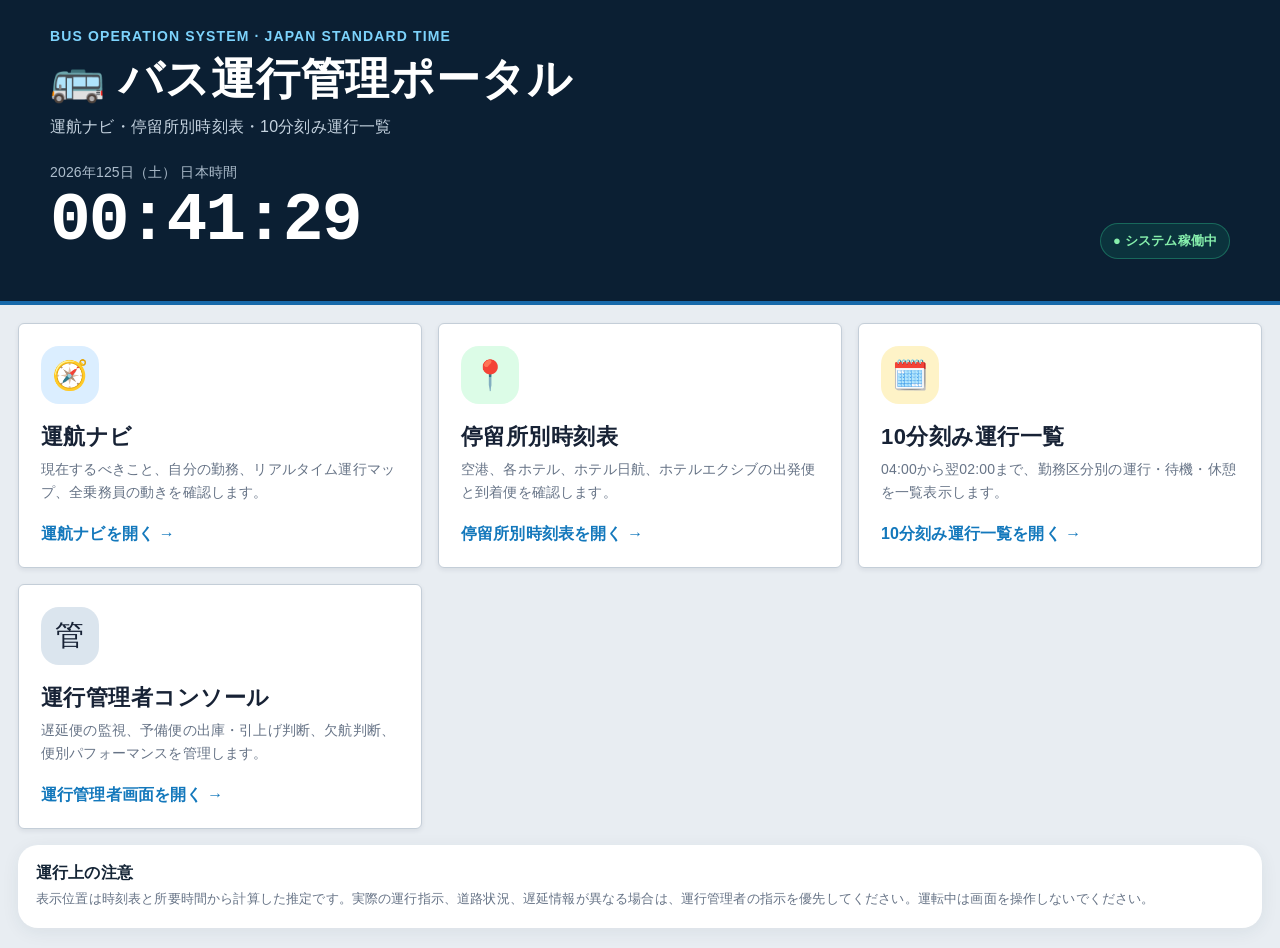
<file: index.html>
<!doctype html>
<html lang="ja">
<head>
  <meta charset="utf-8">
  <meta name="viewport" content="width=device-width, initial-scale=1">
  <title>バス運行管理ポータル</title>
  <style>
    *{box-sizing:border-box}
    body{margin:0;min-height:100vh;background:#eef3f8;color:#172235;font-family:system-ui,-apple-system,"Segoe UI",sans-serif}
    header{background:linear-gradient(135deg,#071526,#123e63);color:#fff;padding:28px 18px 42px;border-radius:0 0 32px 32px}
    .wrap{max-width:1180px;margin:auto}
    .brand{font-size:14px;font-weight:900;color:#7dd3fc;letter-spacing:.08em}
    h1{margin:6px 0 0;font-size:clamp(27px,5vw,44px)}
    .description{margin-top:8px;color:#c4d2df}
    .clockbox{display:flex;justify-content:space-between;align-items:end;gap:20px;margin-top:26px;flex-wrap:wrap}
    .date{font-size:14px;color:#adbdcc}
    .clock{font:900 clamp(38px,8vw,68px) ui-monospace,monospace;letter-spacing:-2px}
    .status{background:#10b98122;border:1px solid #34d39955;color:#86efac;padding:8px 12px;border-radius:20px;font-size:13px;font-weight:900}
    main{padding:0 16px 50px;margin-top:-18px}
    .grid{display:grid;grid-template-columns:repeat(3,1fr);gap:16px}
    .card{display:flex;flex-direction:column;background:#fff;border-radius:24px;padding:22px;text-decoration:none;color:#172235;box-shadow:0 8px 28px #1a33461a;min-height:245px;border:2px solid transparent;transition:.2s}
    .card:hover{transform:translateY(-3px);border-color:#60a5fa;box-shadow:0 12px 35px #1a33462b}
    .icon{width:58px;height:58px;border-radius:18px;display:grid;place-items:center;font-size:29px}
    .blue{background:#dbeeff}.green{background:#dcfce7}.amber{background:#fef3c7}
    .card h2{margin:18px 0 6px;font-size:22px}
    .card p{margin:0;color:#667386;line-height:1.65;font-size:14px}
    .open{margin-top:auto;padding-top:20px;color:#1378bc;font-weight:900}
    .info{background:#fff;border-radius:20px;padding:18px;margin-top:16px;box-shadow:0 4px 18px #1a334612}
    .info b{display:block;margin-bottom:5px}
    .info p{margin:0;color:#667386;font-size:13px;line-height:1.6}
    @media(max-width:850px){.grid{grid-template-columns:1fr}.card{min-height:205px}}
  </style>
  <link rel="stylesheet" href="operations-ui.css">
</head>
<body>
  <header>
    <div class="wrap">
      <div class="brand">BUS OPERATION SYSTEM · JAPAN STANDARD TIME</div>
      <h1>🚌 バス運行管理ポータル</h1>
      <div class="description">運航ナビ・停留所別時刻表・10分刻み運行一覧</div>
      <div class="clockbox">
        <div>
          <div class="date" id="date">日本標準時</div>
          <div class="clock" id="clock">00:00:00</div>
        </div>
        <div class="status">● システム稼働中</div>
      </div>
    </div>
  </header>

  <main class="wrap">
    <div class="grid">
      <a class="card" href="bus_driver_app_japan_final.html">
        <div class="icon blue">🧭</div>
        <h2>運航ナビ</h2>
        <p>現在するべきこと、自分の勤務、リアルタイム運行マップ、全乗務員の動きを確認します。</p>
        <div class="open">運航ナビを開く →</div>
      </a>

      <a class="card" href="bus_stop_timetable.html">
        <div class="icon green">📍</div>
        <h2>停留所別時刻表</h2>
        <p>空港、各ホテル、ホテル日航、ホテルエクシブの出発便と到着便を確認します。</p>
        <div class="open">停留所別時刻表を開く →</div>
      </a>

      <a class="card" href="operation_matrix.html">
        <div class="icon amber">🗓️</div>
        <h2>10分刻み運行一覧</h2>
        <p>04:00から翌02:00まで、勤務区分別の運行・待機・休憩を一覧表示します。</p>
        <div class="open">10分刻み運行一覧を開く →</div>
      </a>
    </div>

    <section class="info">
      <b>運行上の注意</b>
      <p>表示位置は時刻表と所要時間から計算した推定です。実際の運行指示、道路状況、遅延情報が異なる場合は、運行管理者の指示を優先してください。運転中は画面を操作しないでください。</p>
    </section>
  </main>

  <script>
    function renderJapanTime(){
      const parts = new Intl.DateTimeFormat('ja-JP', {
        timeZone: 'Asia/Tokyo',
        year: 'numeric', month: 'long', day: 'numeric', weekday: 'short',
        hour: '2-digit', minute: '2-digit', second: '2-digit', hourCycle: 'h23'
      }).formatToParts(new Date());
      const get = type => parts.find(x => x.type === type)?.value || '';
      document.getElementById('date').textContent = `${get('year')}年${get('month')}${get('day')}日（${get('weekday')}） 日本時間`;
      document.getElementById('clock').textContent = `${get('hour')}:${get('minute')}:${get('second')}`;
    }
    renderJapanTime();
    setInterval(renderJapanTime, 1000);
  </script>
  <script src="portal-admin-card.js"></script>
</body>
</html>
</file>
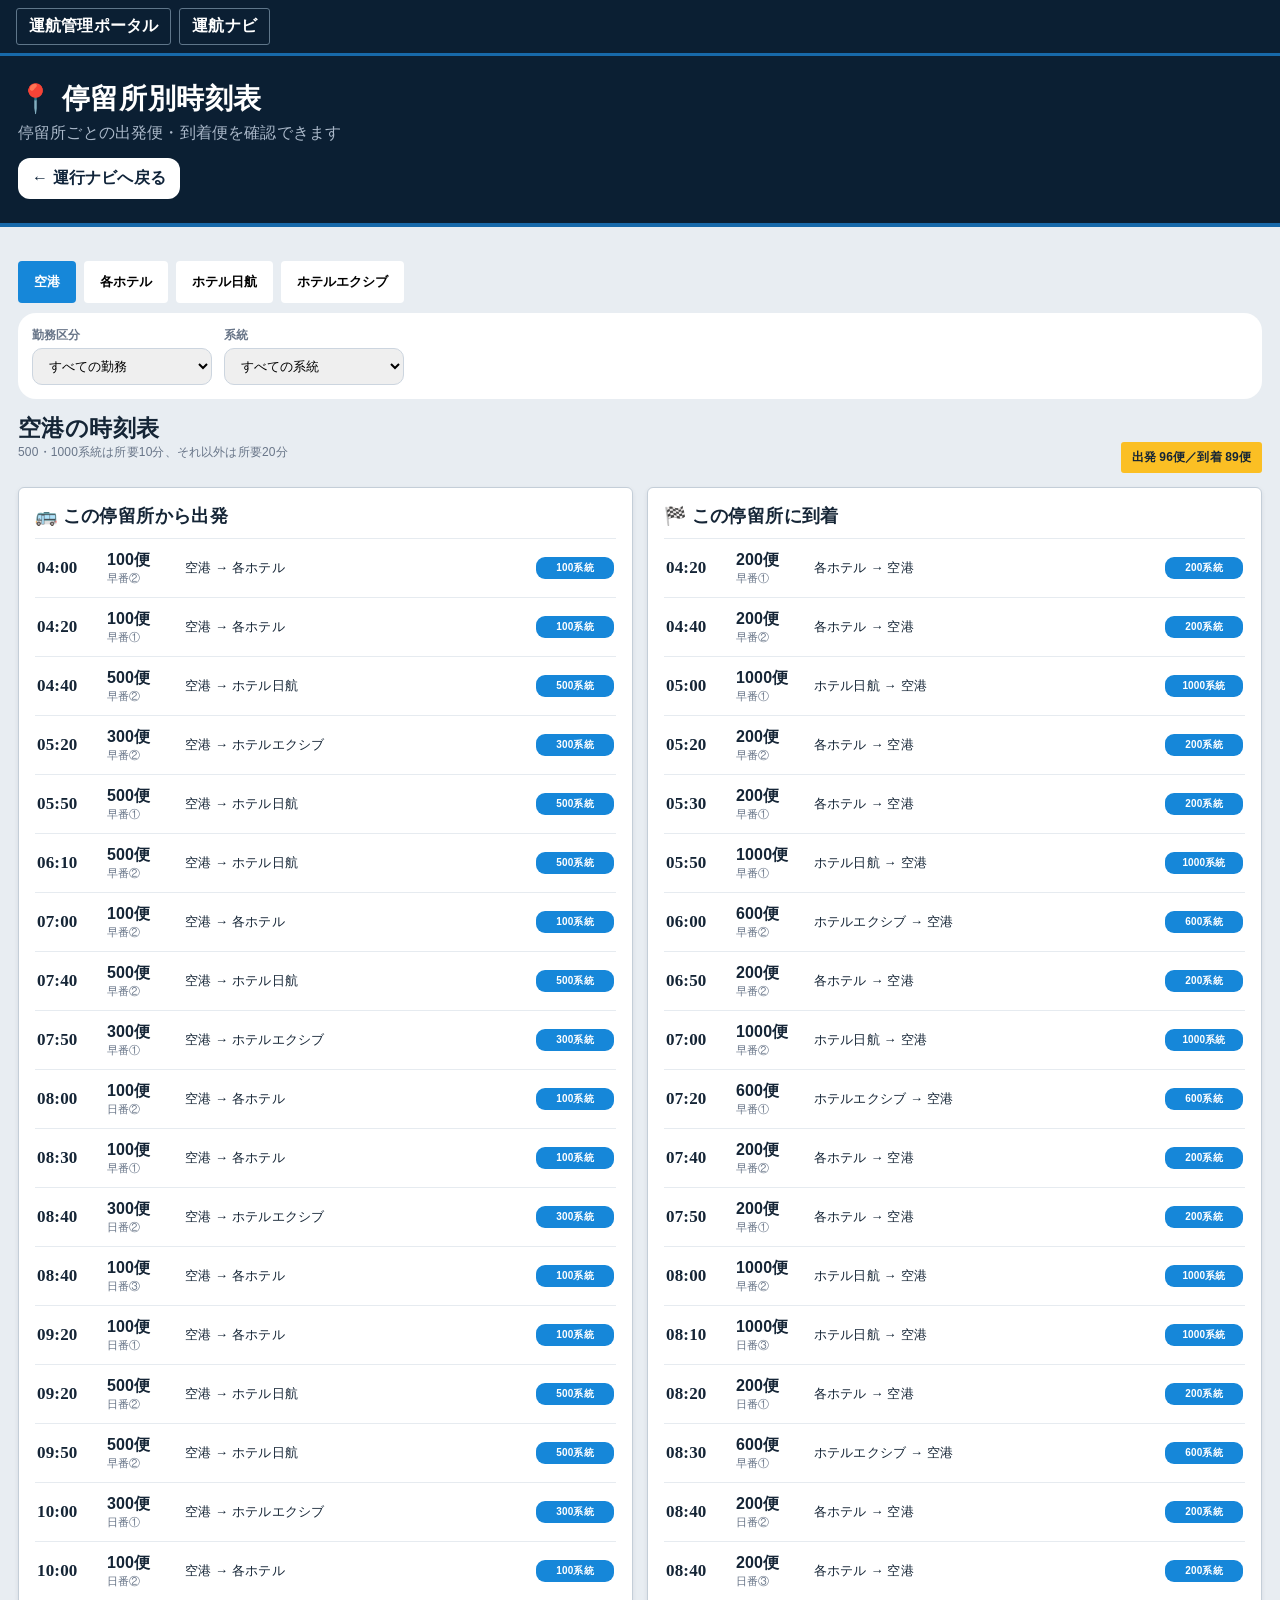
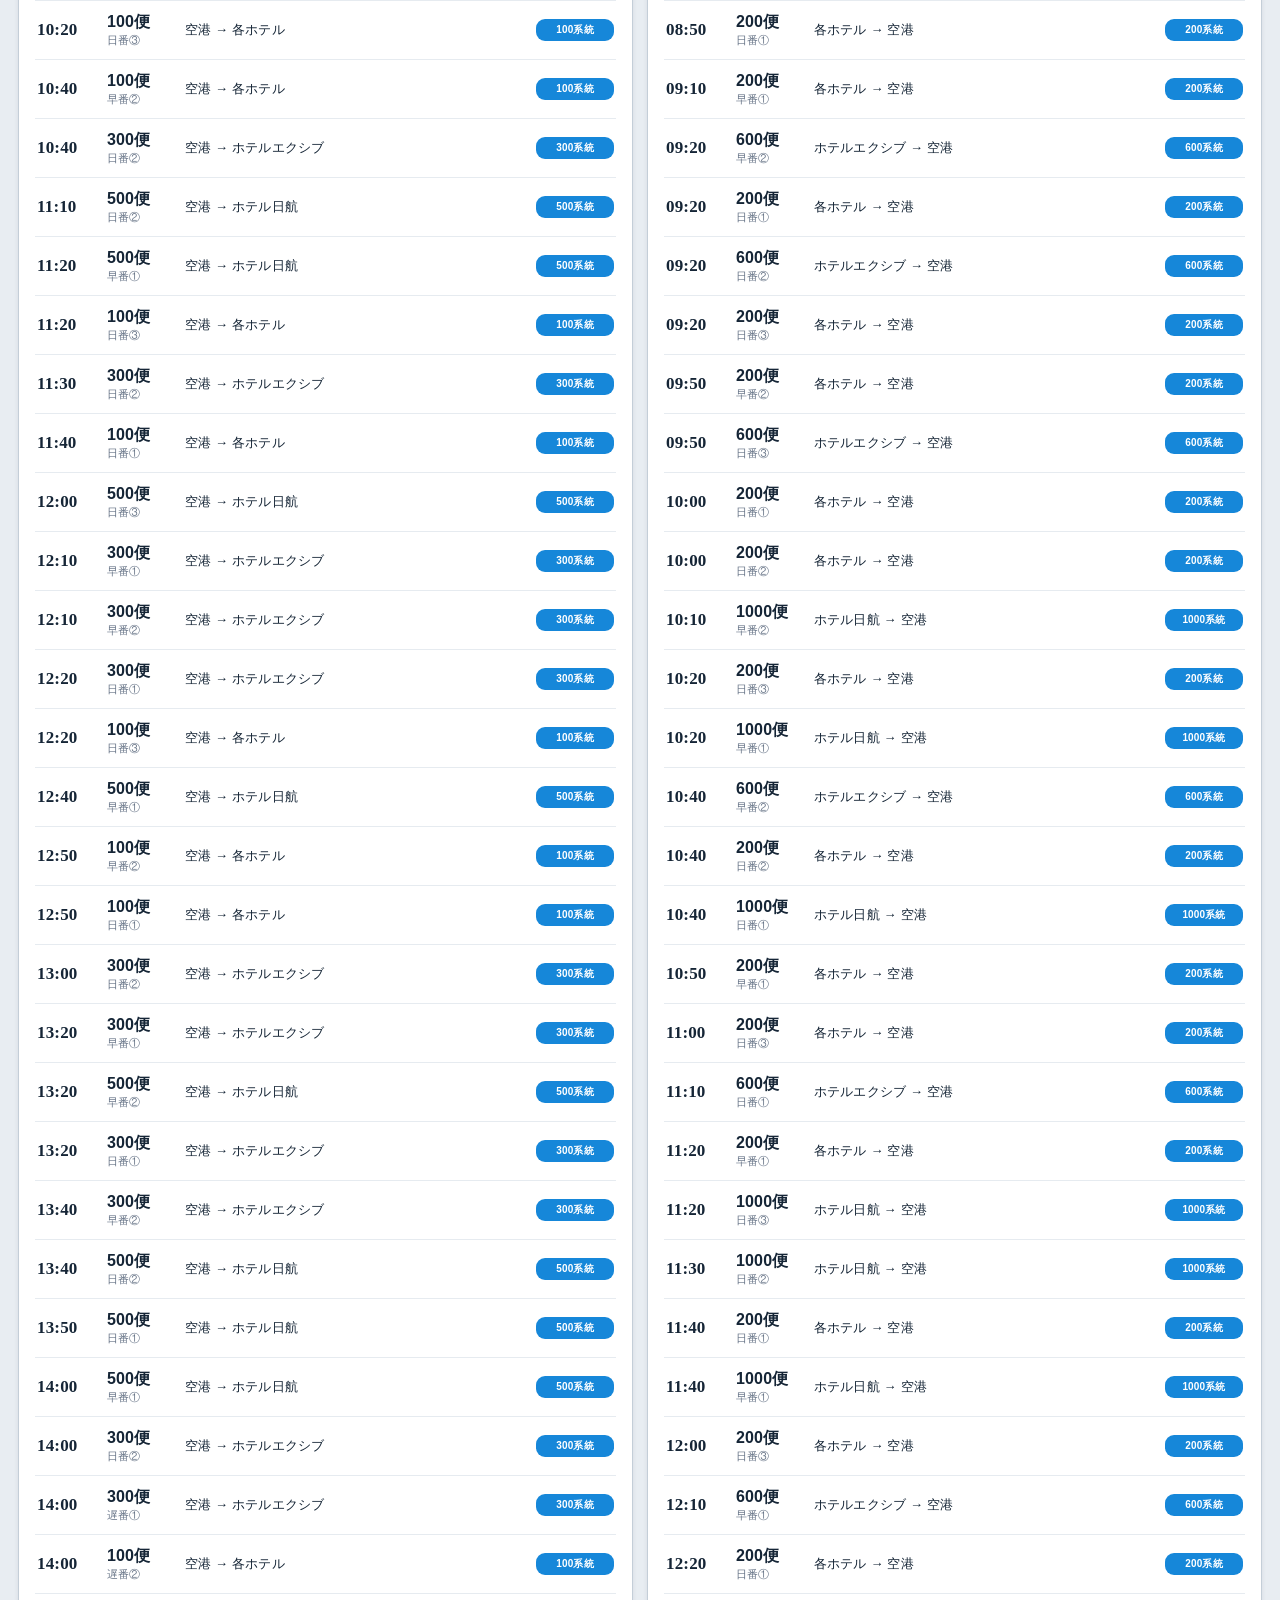
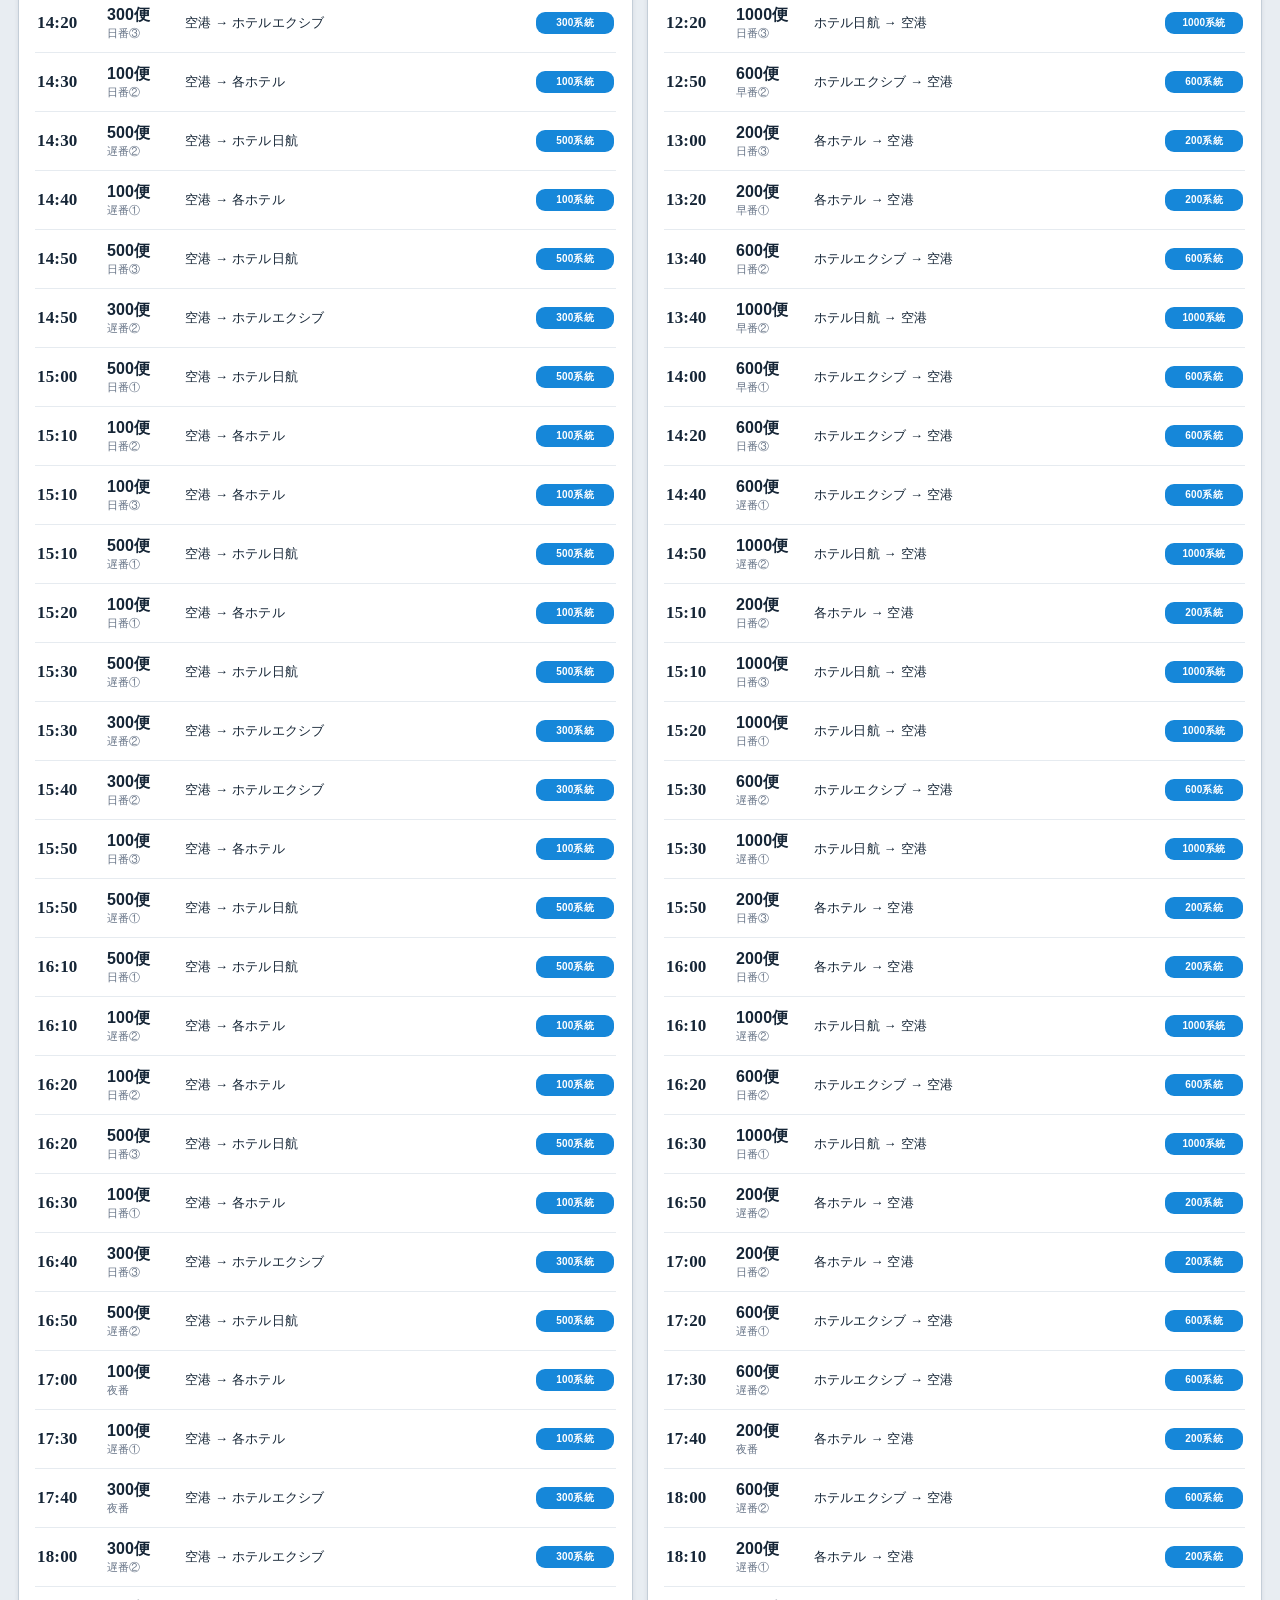
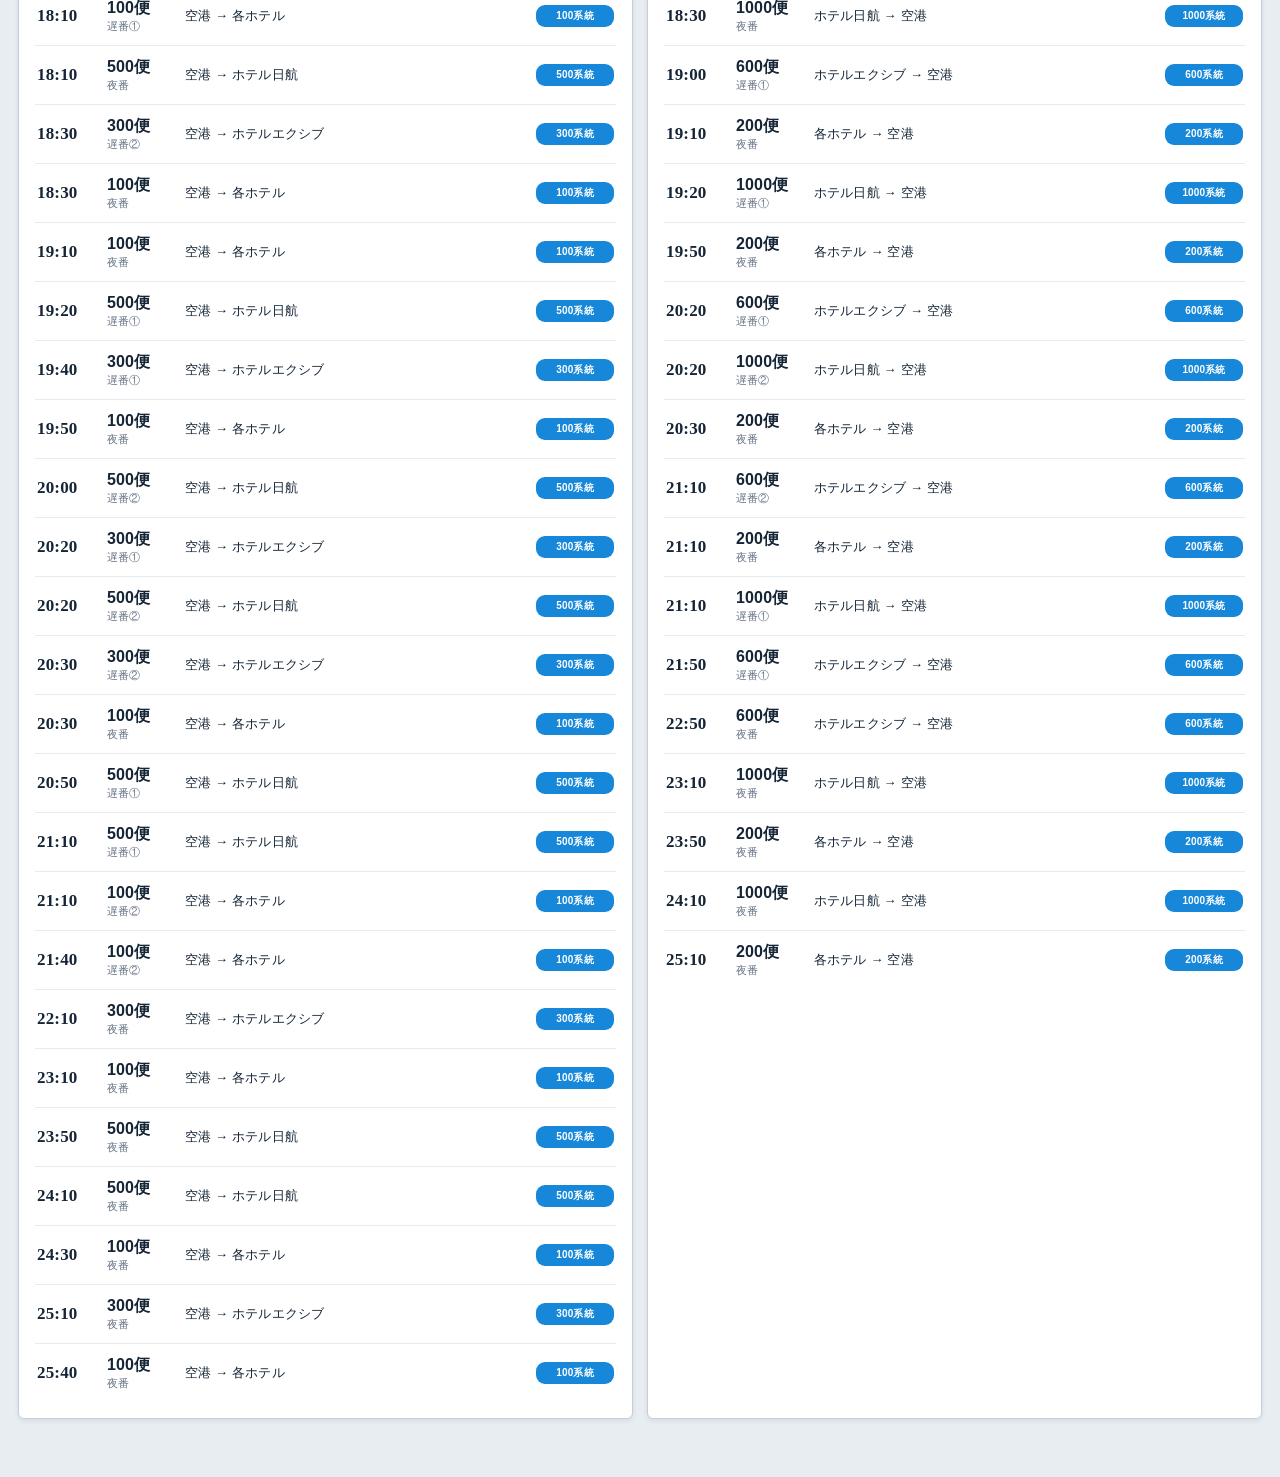
<file: bus_stop_timetable.html>
<!doctype html><html lang="ja"><head><meta charset="utf-8"><meta name="viewport" content="width=device-width,initial-scale=1"><title>停留所別時刻表</title><style>
*{box-sizing:border-box}body{margin:0;background:#eef2f7;color:#172033;font-family:system-ui,-apple-system,"Segoe UI",sans-serif}header{background:#071526;color:white;padding:24px 18px}.wrap{max-width:1380px;margin:auto}h1{margin:0;font-size:28px}.back{display:inline-flex;margin-top:14px;background:#fff;color:#10243a;text-decoration:none;font-weight:900;padding:10px 14px;border-radius:12px}.stops{display:flex;gap:8px;overflow:auto;padding:16px 0 10px}.stopBtn{border:0;background:white;padding:12px 16px;border-radius:14px;font-weight:900;white-space:nowrap;cursor:pointer}.stopBtn.active{background:#1687d9;color:white}.filters{background:white;border-radius:18px;padding:14px;display:flex;gap:12px;flex-wrap:wrap;margin-bottom:14px}label{font-size:12px;font-weight:800;color:#687588}select{display:block;margin-top:4px;padding:9px 12px;border:1px solid #ccd5df;border-radius:10px;min-width:180px}.titleRow{display:flex;justify-content:space-between;align-items:flex-end;gap:10px;margin:14px 0}.titleRow h2{margin:0;font-size:23px}.badge{background:#fbbf24;padding:7px 11px;border-radius:14px;font-size:12px;font-weight:900}.columns{display:grid;grid-template-columns:1fr 1fr;gap:14px;padding-bottom:40px}.panel{background:white;border-radius:20px;padding:16px;box-shadow:0 4px 16px #2342}.panel h3{margin:0 0 10px;font-size:18px}.row{display:grid;grid-template-columns:62px 70px 1fr 78px;gap:8px;align-items:center;padding:11px 2px;border-top:1px solid #e6ebf0}.time{font:900 17px ui-monospace}.no{font-weight:900}.duty{font-size:11px;color:#687588}.route{font-size:13px}.sys{font-size:10px;background:#1687d9;color:white;padding:4px 6px;border-radius:9px;font-weight:900;text-align:center}.empty{padding:24px;text-align:center;color:#687588}.note{font-size:12px;color:#687588;margin-bottom:12px}@media(max-width:760px){h1{font-size:23px}.columns{grid-template-columns:1fr}.row{grid-template-columns:55px 62px 1fr}.sys{display:none}}
</style>  <link rel="stylesheet" href="operations-ui.css">
</head><body>
<nav class="opsGlobalNav" aria-label="共通ナビゲーション" style="position:sticky;top:0;z-index:9000;background:#0b1f33;padding:8px 16px;display:flex;gap:8px;border-bottom:3px solid #1769aa"><a href="index.html" style="color:#fff;text-decoration:none;font-weight:800;padding:7px 12px;border:1px solid #5f768a;border-radius:3px">運航管理ポータル</a><a href="bus_driver_app_japan_final.html" style="color:#fff;text-decoration:none;font-weight:800;padding:7px 12px;border:1px solid #5f768a;border-radius:3px">運航ナビ</a></nav><header><div class="wrap"><h1>📍 停留所別時刻表</h1><div style="color:#aab8c9;margin-top:5px">停留所ごとの出発便・到着便を確認できます</div><a class="back" href="bus_driver_app_japan_final.html">← 運行ナビへ戻る</a></div></header><main class="wrap" style="padding:0 14px"><div class="stops" id="stops"></div><div class="filters"><label>勤務区分<select id="duty"></select></label><label>系統<select id="system"></select></label></div><div class="titleRow"><div><h2 id="stopTitle"></h2><div class="note">500・1000系統は所要10分、それ以外は所要20分</div></div><span class="badge" id="total"></span></div><div class="columns"><section class="panel"><h3>🚌 この停留所から出発</h3><div id="depart"></div></section><section class="panel"><h3>🏁 この停留所に到着</h3><div id="arrive"></div></section></div></main><script>
const trips=[{"time": "04:00", "duty": "早番①", "no": "200", "from": "各ホテル", "to": "空港"}, {"time": "04:00", "duty": "早番②", "no": "100", "from": "空港", "to": "各ホテル"}, {"time": "04:20", "duty": "早番①", "no": "100", "from": "空港", "to": "各ホテル"}, {"time": "04:20", "duty": "早番②", "no": "200", "from": "各ホテル", "to": "空港"}, {"time": "04:40", "duty": "早番②", "no": "500", "from": "空港", "to": "ホテル日航"}, {"time": "04:50", "duty": "早番①", "no": "1000", "from": "ホテル日航", "to": "空港"}, {"time": "05:00", "duty": "早番②", "no": "200", "from": "各ホテル", "to": "空港"}, {"time": "05:10", "duty": "早番①", "no": "200", "from": "各ホテル", "to": "空港"}, {"time": "05:20", "duty": "早番②", "no": "300", "from": "空港", "to": "ホテルエクシブ"}, {"time": "05:40", "duty": "早番①", "no": "1000", "from": "ホテル日航", "to": "空港"}, {"time": "05:40", "duty": "早番②", "no": "600", "from": "ホテルエクシブ", "to": "空港"}, {"time": "05:50", "duty": "早番①", "no": "500", "from": "空港", "to": "ホテル日航"}, {"time": "06:10", "duty": "早番②", "no": "500", "from": "空港", "to": "ホテル日航"}, {"time": "06:30", "duty": "早番②", "no": "200", "from": "各ホテル", "to": "空港"}, {"time": "06:50", "duty": "早番②", "no": "1000", "from": "ホテル日航", "to": "空港"}, {"time": "07:00", "duty": "早番①", "no": "600", "from": "ホテルエクシブ", "to": "空港"}, {"time": "07:00", "duty": "早番②", "no": "100", "from": "空港", "to": "各ホテル"}, {"time": "07:20", "duty": "早番②", "no": "200", "from": "各ホテル", "to": "空港"}, {"time": "07:30", "duty": "早番①", "no": "200", "from": "各ホテル", "to": "空港"}, {"time": "07:40", "duty": "早番②", "no": "500", "from": "空港", "to": "ホテル日航"}, {"time": "07:50", "duty": "早番①", "no": "300", "from": "空港", "to": "ホテルエクシブ"}, {"time": "07:50", "duty": "早番②", "no": "1000", "from": "ホテル日航", "to": "空港"}, {"time": "08:00", "duty": "日番①", "no": "200", "from": "各ホテル", "to": "空港"}, {"time": "08:00", "duty": "日番②", "no": "100", "from": "空港", "to": "各ホテル"}, {"time": "08:00", "duty": "日番③", "no": "1000", "from": "ホテル日航", "to": "空港"}, {"time": "08:10", "duty": "早番①", "no": "600", "from": "ホテルエクシブ", "to": "空港"}, {"time": "08:20", "duty": "日番②", "no": "200", "from": "各ホテル", "to": "空港"}, {"time": "08:20", "duty": "日番③", "no": "200", "from": "各ホテル", "to": "空港"}, {"time": "08:30", "duty": "早番①", "no": "100", "from": "空港", "to": "各ホテル"}, {"time": "08:30", "duty": "日番①", "no": "200", "from": "各ホテル", "to": "空港"}, {"time": "08:40", "duty": "日番②", "no": "300", "from": "空港", "to": "ホテルエクシブ"}, {"time": "08:40", "duty": "日番③", "no": "100", "from": "空港", "to": "各ホテル"}, {"time": "08:50", "duty": "早番①", "no": "200", "from": "各ホテル", "to": "空港"}, {"time": "09:00", "duty": "早番②", "no": "600", "from": "ホテルエクシブ", "to": "空港"}, {"time": "09:00", "duty": "日番①", "no": "200", "from": "各ホテル", "to": "空港"}, {"time": "09:00", "duty": "日番②", "no": "600", "from": "ホテルエクシブ", "to": "空港"}, {"time": "09:00", "duty": "日番③", "no": "200", "from": "各ホテル", "to": "空港"}, {"time": "09:20", "duty": "日番①", "no": "100", "from": "空港", "to": "各ホテル"}, {"time": "09:20", "duty": "日番②", "no": "500", "from": "空港", "to": "ホテル日航"}, {"time": "09:30", "duty": "早番②", "no": "200", "from": "各ホテル", "to": "空港"}, {"time": "09:30", "duty": "日番③", "no": "600", "from": "ホテルエクシブ", "to": "空港"}, {"time": "09:40", "duty": "日番①", "no": "200", "from": "各ホテル", "to": "空港"}, {"time": "09:40", "duty": "日番②", "no": "200", "from": "各ホテル", "to": "空港"}, {"time": "09:50", "duty": "早番②", "no": "500", "from": "空港", "to": "ホテル日航"}, {"time": "10:00", "duty": "早番②", "no": "1000", "from": "ホテル日航", "to": "空港"}, {"time": "10:00", "duty": "日番①", "no": "300", "from": "空港", "to": "ホテルエクシブ"}, {"time": "10:00", "duty": "日番②", "no": "100", "from": "空港", "to": "各ホテル"}, {"time": "10:00", "duty": "日番③", "no": "200", "from": "各ホテル", "to": "空港"}, {"time": "10:10", "duty": "早番①", "no": "1000", "from": "ホテル日航", "to": "空港"}, {"time": "10:20", "duty": "早番②", "no": "600", "from": "ホテルエクシブ", "to": "空港"}, {"time": "10:20", "duty": "日番②", "no": "200", "from": "各ホテル", "to": "空港"}, {"time": "10:20", "duty": "日番③", "no": "100", "from": "空港", "to": "各ホテル"}, {"time": "10:30", "duty": "早番①", "no": "200", "from": "各ホテル", "to": "空港"}, {"time": "10:30", "duty": "日番①", "no": "1000", "from": "ホテル日航", "to": "空港"}, {"time": "10:40", "duty": "早番②", "no": "100", "from": "空港", "to": "各ホテル"}, {"time": "10:40", "duty": "日番②", "no": "300", "from": "空港", "to": "ホテルエクシブ"}, {"time": "10:40", "duty": "日番③", "no": "200", "from": "各ホテル", "to": "空港"}, {"time": "10:50", "duty": "日番①", "no": "600", "from": "ホテルエクシブ", "to": "空港"}, {"time": "11:00", "duty": "早番①", "no": "200", "from": "各ホテル", "to": "空港"}, {"time": "11:10", "duty": "日番②", "no": "500", "from": "空港", "to": "ホテル日航"}, {"time": "11:10", "duty": "日番③", "no": "1000", "from": "ホテル日航", "to": "空港"}, {"time": "11:20", "duty": "早番①", "no": "500", "from": "空港", "to": "ホテル日航"}, {"time": "11:20", "duty": "日番①", "no": "200", "from": "各ホテル", "to": "空港"}, {"time": "11:20", "duty": "日番②", "no": "1000", "from": "ホテル日航", "to": "空港"}, {"time": "11:20", "duty": "日番③", "no": "100", "from": "空港", "to": "各ホテル"}, {"time": "11:30", "duty": "早番①", "no": "1000", "from": "ホテル日航", "to": "空港"}, {"time": "11:30", "duty": "日番②", "no": "300", "from": "空港", "to": "ホテルエクシブ"}, {"time": "11:40", "duty": "日番①", "no": "100", "from": "空港", "to": "各ホテル"}, {"time": "11:40", "duty": "日番③", "no": "200", "from": "各ホテル", "to": "空港"}, {"time": "11:50", "duty": "早番①", "no": "600", "from": "ホテルエクシブ", "to": "空港"}, {"time": "12:00", "duty": "日番①", "no": "200", "from": "各ホテル", "to": "空港"}, {"time": "12:00", "duty": "日番③", "no": "500", "from": "空港", "to": "ホテル日航"}, {"time": "12:10", "duty": "早番①", "no": "300", "from": "空港", "to": "ホテルエクシブ"}, {"time": "12:10", "duty": "早番②", "no": "300", "from": "空港", "to": "ホテルエクシブ"}, {"time": "12:10", "duty": "日番③", "no": "1000", "from": "ホテル日航", "to": "空港"}, {"time": "12:20", "duty": "日番①", "no": "300", "from": "空港", "to": "ホテルエクシブ"}, {"time": "12:20", "duty": "日番③", "no": "100", "from": "空港", "to": "各ホテル"}, {"time": "12:30", "duty": "早番②", "no": "600", "from": "ホテルエクシブ", "to": "空港"}, {"time": "12:40", "duty": "早番①", "no": "500", "from": "空港", "to": "ホテル日航"}, {"time": "12:40", "duty": "日番③", "no": "200", "from": "各ホテル", "to": "空港"}, {"time": "12:50", "duty": "早番②", "no": "100", "from": "空港", "to": "各ホテル"}, {"time": "12:50", "duty": "日番①", "no": "100", "from": "空港", "to": "各ホテル"}, {"time": "13:00", "duty": "早番①", "no": "200", "from": "各ホテル", "to": "空港"}, {"time": "13:00", "duty": "日番②", "no": "300", "from": "空港", "to": "ホテルエクシブ"}, {"time": "13:20", "duty": "早番①", "no": "300", "from": "空港", "to": "ホテルエクシブ"}, {"time": "13:20", "duty": "早番②", "no": "500", "from": "空港", "to": "ホテル日航"}, {"time": "13:20", "duty": "日番①", "no": "300", "from": "空港", "to": "ホテルエクシブ"}, {"time": "13:20", "duty": "日番②", "no": "600", "from": "ホテルエクシブ", "to": "空港"}, {"time": "13:30", "duty": "早番②", "no": "1000", "from": "ホテル日航", "to": "空港"}, {"time": "13:40", "duty": "早番①", "no": "600", "from": "ホテルエクシブ", "to": "空港"}, {"time": "13:40", "duty": "早番②", "no": "300", "from": "空港", "to": "ホテルエクシブ"}, {"time": "13:40", "duty": "日番②", "no": "500", "from": "空港", "to": "ホテル日航"}, {"time": "13:50", "duty": "日番①", "no": "500", "from": "空港", "to": "ホテル日航"}, {"time": "14:00", "duty": "早番①", "no": "500", "from": "空港", "to": "ホテル日航"}, {"time": "14:00", "duty": "日番②", "no": "300", "from": "空港", "to": "ホテルエクシブ"}, {"time": "14:00", "duty": "日番③", "no": "600", "from": "ホテルエクシブ", "to": "空港"}, {"time": "14:00", "duty": "遅番①", "no": "300", "from": "空港", "to": "ホテルエクシブ"}, {"time": "14:00", "duty": "遅番②", "no": "100", "from": "空港", "to": "各ホテル"}, {"time": "14:20", "duty": "日番③", "no": "300", "from": "空港", "to": "ホテルエクシブ"}, {"time": "14:20", "duty": "遅番①", "no": "600", "from": "ホテルエクシブ", "to": "空港"}, {"time": "14:30", "duty": "日番②", "no": "100", "from": "空港", "to": "各ホテル"}, {"time": "14:30", "duty": "遅番②", "no": "500", "from": "空港", "to": "ホテル日航"}, {"time": "14:40", "duty": "遅番①", "no": "100", "from": "空港", "to": "各ホテル"}, {"time": "14:40", "duty": "遅番②", "no": "1000", "from": "ホテル日航", "to": "空港"}, {"time": "14:50", "duty": "日番②", "no": "200", "from": "各ホテル", "to": "空港"}, {"time": "14:50", "duty": "日番③", "no": "500", "from": "空港", "to": "ホテル日航"}, {"time": "14:50", "duty": "遅番②", "no": "300", "from": "空港", "to": "ホテルエクシブ"}, {"time": "15:00", "duty": "日番①", "no": "500", "from": "空港", "to": "ホテル日航"}, {"time": "15:00", "duty": "日番③", "no": "1000", "from": "ホテル日航", "to": "空港"}, {"time": "15:10", "duty": "日番①", "no": "1000", "from": "ホテル日航", "to": "空港"}, {"time": "15:10", "duty": "日番②", "no": "100", "from": "空港", "to": "各ホテル"}, {"time": "15:10", "duty": "日番③", "no": "100", "from": "空港", "to": "各ホテル"}, {"time": "15:10", "duty": "遅番①", "no": "500", "from": "空港", "to": "ホテル日航"}, {"time": "15:10", "duty": "遅番②", "no": "600", "from": "ホテルエクシブ", "to": "空港"}, {"time": "15:20", "duty": "日番①", "no": "100", "from": "空港", "to": "各ホテル"}, {"time": "15:20", "duty": "遅番①", "no": "1000", "from": "ホテル日航", "to": "空港"}, {"time": "15:30", "duty": "日番③", "no": "200", "from": "各ホテル", "to": "空港"}, {"time": "15:30", "duty": "遅番①", "no": "500", "from": "空港", "to": "ホテル日航"}, {"time": "15:30", "duty": "遅番②", "no": "300", "from": "空港", "to": "ホテルエクシブ"}, {"time": "15:40", "duty": "日番①", "no": "200", "from": "各ホテル", "to": "空港"}, {"time": "15:40", "duty": "日番②", "no": "300", "from": "空港", "to": "ホテルエクシブ"}, {"time": "15:50", "duty": "日番③", "no": "100", "from": "空港", "to": "各ホテル"}, {"time": "15:50", "duty": "遅番①", "no": "500", "from": "空港", "to": "ホテル日航"}, {"time": "16:00", "duty": "日番②", "no": "600", "from": "ホテルエクシブ", "to": "空港"}, {"time": "16:00", "duty": "遅番②", "no": "1000", "from": "ホテル日航", "to": "空港"}, {"time": "16:10", "duty": "日番①", "no": "500", "from": "空港", "to": "ホテル日航"}, {"time": "16:10", "duty": "遅番②", "no": "100", "from": "空港", "to": "各ホテル"}, {"time": "16:20", "duty": "日番①", "no": "1000", "from": "ホテル日航", "to": "空港"}, {"time": "16:20", "duty": "日番②", "no": "100", "from": "空港", "to": "各ホテル"}, {"time": "16:20", "duty": "日番③", "no": "500", "from": "空港", "to": "ホテル日航"}, {"time": "16:30", "duty": "日番①", "no": "100", "from": "空港", "to": "各ホテル"}, {"time": "16:30", "duty": "遅番②", "no": "200", "from": "各ホテル", "to": "空港"}, {"time": "16:40", "duty": "日番②", "no": "200", "from": "各ホテル", "to": "空港"}, {"time": "16:40", "duty": "日番③", "no": "300", "from": "空港", "to": "ホテルエクシブ"}, {"time": "16:50", "duty": "遅番②", "no": "500", "from": "空港", "to": "ホテル日航"}, {"time": "17:00", "duty": "遅番①", "no": "600", "from": "ホテルエクシブ", "to": "空港"}, {"time": "17:00", "duty": "夜番", "no": "100", "from": "空港", "to": "各ホテル"}, {"time": "17:10", "duty": "遅番②", "no": "600", "from": "ホテルエクシブ", "to": "空港"}, {"time": "17:20", "duty": "夜番", "no": "200", "from": "各ホテル", "to": "空港"}, {"time": "17:30", "duty": "遅番①", "no": "100", "from": "空港", "to": "各ホテル"}, {"time": "17:40", "duty": "遅番②", "no": "600", "from": "ホテルエクシブ", "to": "空港"}, {"time": "17:40", "duty": "夜番", "no": "300", "from": "空港", "to": "ホテルエクシブ"}, {"time": "17:50", "duty": "遅番①", "no": "200", "from": "各ホテル", "to": "空港"}, {"time": "18:00", "duty": "遅番②", "no": "300", "from": "空港", "to": "ホテルエクシブ"}, {"time": "18:10", "duty": "遅番①", "no": "100", "from": "空港", "to": "各ホテル"}, {"time": "18:10", "duty": "夜番", "no": "500", "from": "空港", "to": "ホテル日航"}, {"time": "18:20", "duty": "夜番", "no": "1000", "from": "ホテル日航", "to": "空港"}, {"time": "18:30", "duty": "遅番②", "no": "300", "from": "空港", "to": "ホテルエクシブ"}, {"time": "18:30", "duty": "夜番", "no": "100", "from": "空港", "to": "各ホテル"}, {"time": "18:40", "duty": "遅番①", "no": "600", "from": "ホテルエクシブ", "to": "空港"}, {"time": "18:50", "duty": "夜番", "no": "200", "from": "各ホテル", "to": "空港"}, {"time": "19:10", "duty": "遅番①", "no": "1000", "from": "ホテル日航", "to": "空港"}, {"time": "19:10", "duty": "夜番", "no": "100", "from": "空港", "to": "各ホテル"}, {"time": "19:20", "duty": "遅番①", "no": "500", "from": "空港", "to": "ホテル日航"}, {"time": "19:30", "duty": "夜番", "no": "200", "from": "各ホテル", "to": "空港"}, {"time": "19:40", "duty": "遅番①", "no": "300", "from": "空港", "to": "ホテルエクシブ"}, {"time": "19:50", "duty": "夜番", "no": "100", "from": "空港", "to": "各ホテル"}, {"time": "20:00", "duty": "遅番①", "no": "600", "from": "ホテルエクシブ", "to": "空港"}, {"time": "20:00", "duty": "遅番②", "no": "500", "from": "空港", "to": "ホテル日航"}, {"time": "20:10", "duty": "遅番②", "no": "1000", "from": "ホテル日航", "to": "空港"}, {"time": "20:10", "duty": "夜番", "no": "200", "from": "各ホテル", "to": "空港"}, {"time": "20:20", "duty": "遅番①", "no": "300", "from": "空港", "to": "ホテルエクシブ"}, {"time": "20:20", "duty": "遅番②", "no": "500", "from": "空港", "to": "ホテル日航"}, {"time": "20:30", "duty": "遅番②", "no": "300", "from": "空港", "to": "ホテルエクシブ"}, {"time": "20:30", "duty": "夜番", "no": "100", "from": "空港", "to": "各ホテル"}, {"time": "20:50", "duty": "遅番①", "no": "500", "from": "空港", "to": "ホテル日航"}, {"time": "20:50", "duty": "遅番②", "no": "600", "from": "ホテルエクシブ", "to": "空港"}, {"time": "20:50", "duty": "夜番", "no": "200", "from": "各ホテル", "to": "空港"}, {"time": "21:00", "duty": "遅番①", "no": "1000", "from": "ホテル日航", "to": "空港"}, {"time": "21:10", "duty": "遅番①", "no": "500", "from": "空港", "to": "ホテル日航"}, {"time": "21:10", "duty": "遅番②", "no": "100", "from": "空港", "to": "各ホテル"}, {"time": "21:30", "duty": "遅番①", "no": "600", "from": "ホテルエクシブ", "to": "空港"}, {"time": "21:40", "duty": "遅番②", "no": "100", "from": "空港", "to": "各ホテル"}, {"time": "22:10", "duty": "夜番", "no": "300", "from": "空港", "to": "ホテルエクシブ"}, {"time": "22:30", "duty": "夜番", "no": "600", "from": "ホテルエクシブ", "to": "空港"}, {"time": "23:00", "duty": "夜番", "no": "1000", "from": "ホテル日航", "to": "空港"}, {"time": "23:10", "duty": "夜番", "no": "100", "from": "空港", "to": "各ホテル"}, {"time": "23:30", "duty": "夜番", "no": "200", "from": "各ホテル", "to": "空港"}, {"time": "23:50", "duty": "夜番", "no": "500", "from": "空港", "to": "ホテル日航"}, {"time": "24:00", "duty": "夜番", "no": "1000", "from": "ホテル日航", "to": "空港"}, {"time": "24:10", "duty": "夜番", "no": "500", "from": "空港", "to": "ホテル日航"}, {"time": "24:30", "duty": "夜番", "no": "100", "from": "空港", "to": "各ホテル"}, {"time": "24:50", "duty": "夜番", "no": "200", "from": "各ホテル", "to": "空港"}, {"time": "25:10", "duty": "夜番", "no": "300", "from": "空港", "to": "ホテルエクシブ"}, {"time": "25:40", "duty": "夜番", "no": "100", "from": "空港", "to": "各ホテル"}],duties=["早番①", "早番②", "日番①", "日番②", "日番③", "遅番①", "遅番②", "夜番", "予備"];const stops=['空港','各ホテル','ホテル日航','ホテルエクシブ'];const systems=[100,200,300,500,600,1000];const $=x=>document.getElementById(x);let selected='空港';function min(t){const [h,m]=t.split(':').map(Number);return h*60+m}function group(no){const n=Number(no);if(n>=1000&&n<1100)return 1000;if(n>=600&&n<700)return 600;if(n>=500&&n<600)return 500;if(n>=300&&n<400)return 300;if(n>=200&&n<300)return 200;return 100}function dur(no){const g=group(no);return g===500||g===1000?10:20}function clock(m){return String(Math.floor(m/60)).padStart(2,'0')+':'+String(m%60).padStart(2,'0')}function esc(s){return String(s).replace(/[&<>"']/g,c=>({'&':'&amp;','<':'&lt;','>':'&gt;','"':'&quot;',"'":'&#39;'}[c]))}function rows(list,isArrival){return list.length?list.map(x=>{const show=isArrival?clock(min(x.time)+dur(x.no)):x.time;return `<div class="row"><div class="time">${show}</div><div><div class="no">${esc(x.no)}便</div><div class="duty">${esc(x.duty)}</div></div><div class="route">${esc(x.from)} → ${esc(x.to)}</div><div class="sys">${group(x.no)}系統</div></div>`}).join(''):'<div class="empty">該当する便はありません</div>'}function render(){const d=$('duty').value,g=$('system').value;const ok=x=>(!d||x.duty===d)&&(!g||group(x.no)===Number(g));const dep=trips.filter(x=>x.from===selected&&ok(x)).sort((a,b)=>min(a.time)-min(b.time));const arr=trips.filter(x=>x.to===selected&&ok(x)).sort((a,b)=>(min(a.time)+dur(a.no))-(min(b.time)+dur(b.no)));$('stops').innerHTML=stops.map(x=>`<button class="stopBtn ${x===selected?'active':''}" data-stop="${esc(x)}">${esc(x)}</button>`).join('');document.querySelectorAll('.stopBtn').forEach(b=>b.onclick=()=>{selected=b.dataset.stop;render()});$('stopTitle').textContent=selected+'の時刻表';$('total').textContent='出発 '+dep.length+'便／到着 '+arr.length+'便';$('depart').innerHTML=rows(dep,false);$('arrive').innerHTML=rows(arr,true)}$('duty').innerHTML='<option value="">すべての勤務</option>'+duties.map(x=>`<option>${esc(x)}</option>`).join('');$('system').innerHTML='<option value="">すべての系統</option>'+systems.map(x=>`<option value="${x}">${x}系統</option>`).join('');$('duty').onchange=render;$('system').onchange=render;render();
</script></body></html>
</file>
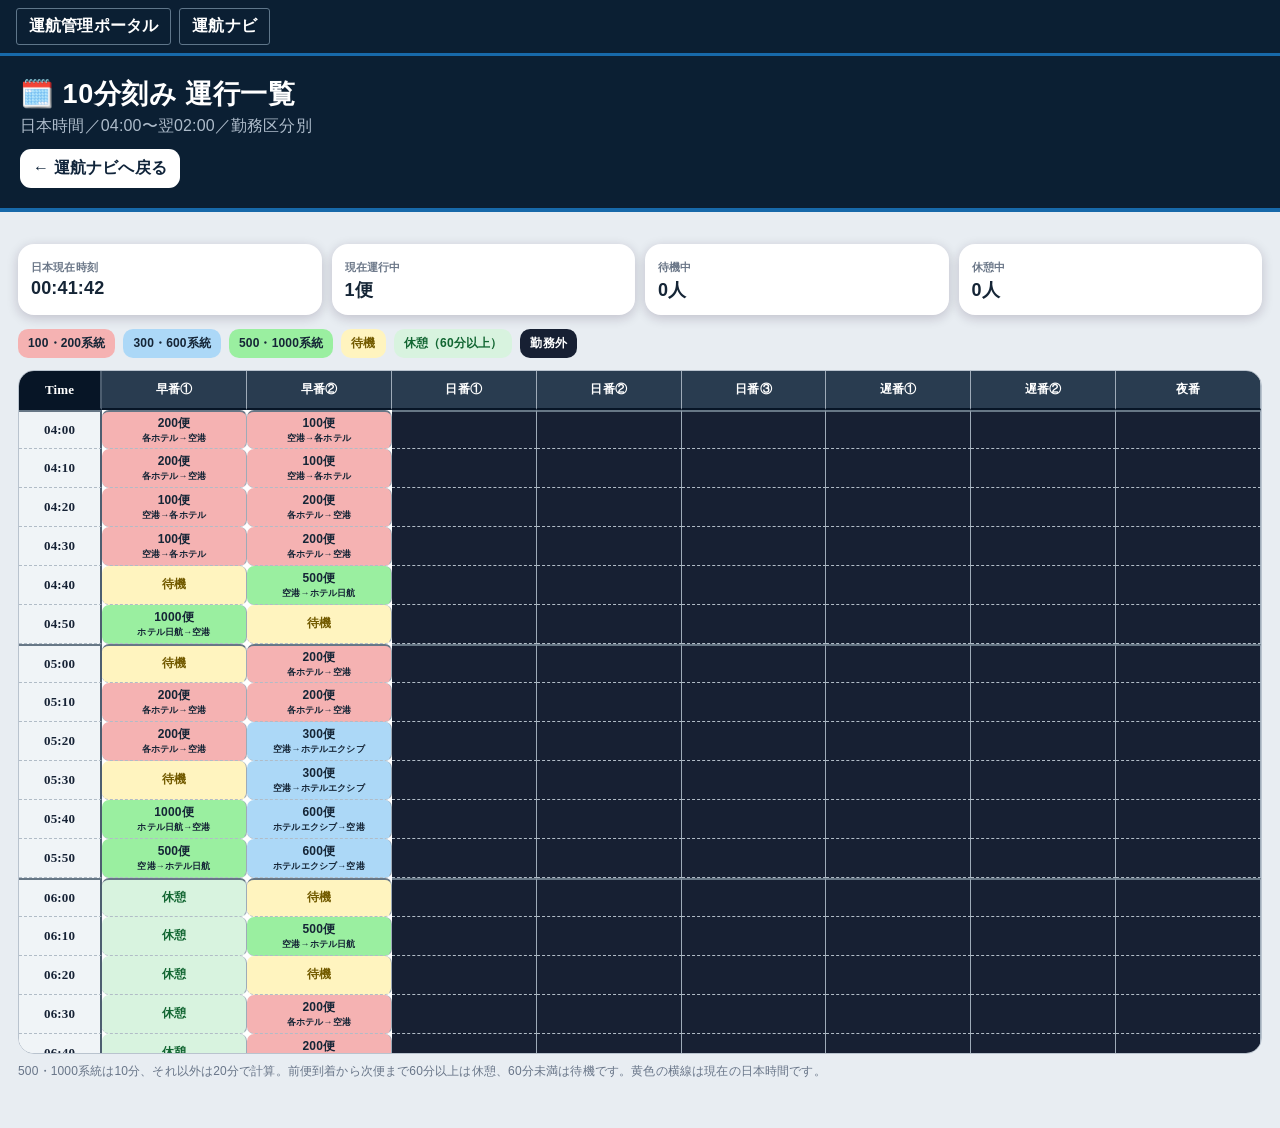
<file: operation_matrix.html>
<!doctype html><html lang="ja"><head><meta charset="utf-8"><meta name="viewport" content="width=device-width,initial-scale=1"><title>10分刻み 運行一覧</title><style>
*{box-sizing:border-box}body{margin:0;background:#edf2f7;color:#162235;font-family:system-ui,-apple-system,"Segoe UI",sans-serif}header{background:#071526;color:#fff;padding:20px}.wrap{max-width:1550px;margin:auto}h1{margin:0;font-size:27px}.sub{color:#adbbca;margin-top:4px}.nav{display:inline-flex;margin-top:12px;background:#fff;color:#10243a;text-decoration:none;font-weight:900;padding:9px 13px;border-radius:11px}.status{display:grid;grid-template-columns:repeat(4,1fr);gap:10px;margin:14px 0}.box{background:#fff;border-radius:16px;padding:13px;box-shadow:0 3px 12px #2133}.box span{font-size:11px;color:#6b7788;font-weight:800}.box b{display:block;font-size:18px;margin-top:3px}.legend{display:flex;gap:8px;flex-wrap:wrap;margin:12px 0;font-size:12px;font-weight:900}.legend span{padding:6px 10px;border-radius:10px}.wrapTable{overflow:auto;max-height:76vh;background:#fff;border:1px solid #b9c3ce;border-radius:16px}.matrix{border-collapse:separate;border-spacing:0;width:100%;min-width:1230px;font-size:12px}.matrix th,.matrix td{height:39px;padding:3px 5px;text-align:center;border-right:1px solid #9eabb8;border-bottom:1px dashed #b1bcc7}.matrix thead th{position:sticky;top:0;z-index:4;background:#293c50;color:#fff;border-bottom:2px solid #071526}.time{position:sticky;left:0;z-index:3;min-width:78px;background:#f0f4f7!important;color:#162235!important;font:900 13px ui-monospace;border-right:2px solid #4d5e70!important}.matrix thead .time{z-index:7;background:#071526!important;color:#fff!important}.duty{min-width:136px}.hour th,.hour td{border-top:2px solid #677786}.cell{font-weight:900;line-height:1.15;border-radius:7px}.cell small{display:block;font-size:9px;margin-top:2px}.s100,.s200{background:#f5b2b2}.s300,.s600{background:#acd8f7}.s500,.s1000{background:#9aefa0}.wait{background:#fff4bf;color:#735b00}.rest{background:#d8f3df;color:#126632}.off{background:#172033}.current .time{background:#ffdb62!important}.current td{box-shadow:inset 0 2px #f59e0b,inset 0 -2px #f59e0b}.selected{outline:3px solid #ef4444;outline-offset:-3px}.note{font-size:12px;color:#687588;margin:9px 0 30px}@media(max-width:700px){h1{font-size:22px}.status{grid-template-columns:1fr 1fr}.wrapTable{max-height:72vh}.duty{min-width:120px}}
</style>  <link rel="stylesheet" href="operations-ui.css">
</head><body>
<nav class="opsGlobalNav" aria-label="共通ナビゲーション" style="position:sticky;top:0;z-index:9000;background:#0b1f33;padding:8px 16px;display:flex;gap:8px;border-bottom:3px solid #1769aa"><a href="index.html" style="color:#fff;text-decoration:none;font-weight:800;padding:7px 12px;border:1px solid #5f768a;border-radius:3px">運航管理ポータル</a><a href="bus_driver_app_japan_final.html" style="color:#fff;text-decoration:none;font-weight:800;padding:7px 12px;border:1px solid #5f768a;border-radius:3px">運航ナビ</a></nav><header><div class="wrap"><h1>🗓️ 10分刻み 運行一覧</h1><div class="sub">日本時間／04:00〜翌02:00／勤務区分別</div><a class="nav" href="index.html">← 運航ナビへ戻る</a></div></header><main class="wrap" style="padding:0 12px"><div class="status"><div class="box"><span>日本現在時刻</span><b id="clock">--:--:--</b></div><div class="box"><span>現在運行中</span><b id="running">0便</b></div><div class="box"><span>待機中</span><b id="waiting">0人</b></div><div class="box"><span>休憩中</span><b id="resting">0人</b></div></div><div class="legend"><span class="s100">100・200系統</span><span class="s300">300・600系統</span><span class="s500">500・1000系統</span><span class="wait">待機</span><span class="rest">休憩（60分以上）</span><span class="off" style="color:white">勤務外</span></div><div class="wrapTable"><table class="matrix"><thead><tr><th class="time">Time</th><th class="duty">早番①</th><th class="duty">早番②</th><th class="duty">日番①</th><th class="duty">日番②</th><th class="duty">日番③</th><th class="duty">遅番①</th><th class="duty">遅番②</th><th class="duty">夜番</th></tr></thead><tbody id="body"></tbody></table></div><div class="note">500・1000系統は10分、それ以外は20分で計算。前便到着から次便まで60分以上は休憩、60分未満は待機です。黄色の横線は現在の日本時間です。</div></main><script>
const trips=[{"time": "04:00", "duty": "早番①", "no": "200", "from": "各ホテル", "to": "空港"}, {"time": "04:00", "duty": "早番②", "no": "100", "from": "空港", "to": "各ホテル"}, {"time": "04:20", "duty": "早番①", "no": "100", "from": "空港", "to": "各ホテル"}, {"time": "04:20", "duty": "早番②", "no": "200", "from": "各ホテル", "to": "空港"}, {"time": "04:40", "duty": "早番②", "no": "500", "from": "空港", "to": "ホテル日航"}, {"time": "04:50", "duty": "早番①", "no": "1000", "from": "ホテル日航", "to": "空港"}, {"time": "05:00", "duty": "早番②", "no": "200", "from": "各ホテル", "to": "空港"}, {"time": "05:10", "duty": "早番①", "no": "200", "from": "各ホテル", "to": "空港"}, {"time": "05:20", "duty": "早番②", "no": "300", "from": "空港", "to": "ホテルエクシブ"}, {"time": "05:40", "duty": "早番①", "no": "1000", "from": "ホテル日航", "to": "空港"}, {"time": "05:40", "duty": "早番②", "no": "600", "from": "ホテルエクシブ", "to": "空港"}, {"time": "05:50", "duty": "早番①", "no": "500", "from": "空港", "to": "ホテル日航"}, {"time": "06:10", "duty": "早番②", "no": "500", "from": "空港", "to": "ホテル日航"}, {"time": "06:30", "duty": "早番②", "no": "200", "from": "各ホテル", "to": "空港"}, {"time": "06:50", "duty": "早番②", "no": "1000", "from": "ホテル日航", "to": "空港"}, {"time": "07:00", "duty": "早番①", "no": "600", "from": "ホテルエクシブ", "to": "空港"}, {"time": "07:00", "duty": "早番②", "no": "100", "from": "空港", "to": "各ホテル"}, {"time": "07:20", "duty": "早番②", "no": "200", "from": "各ホテル", "to": "空港"}, {"time": "07:30", "duty": "早番①", "no": "200", "from": "各ホテル", "to": "空港"}, {"time": "07:40", "duty": "早番②", "no": "500", "from": "空港", "to": "ホテル日航"}, {"time": "07:50", "duty": "早番①", "no": "300", "from": "空港", "to": "ホテルエクシブ"}, {"time": "07:50", "duty": "早番②", "no": "1000", "from": "ホテル日航", "to": "空港"}, {"time": "08:00", "duty": "日番①", "no": "200", "from": "各ホテル", "to": "空港"}, {"time": "08:00", "duty": "日番②", "no": "100", "from": "空港", "to": "各ホテル"}, {"time": "08:00", "duty": "日番③", "no": "1000", "from": "ホテル日航", "to": "空港"}, {"time": "08:10", "duty": "早番①", "no": "600", "from": "ホテルエクシブ", "to": "空港"}, {"time": "08:20", "duty": "日番②", "no": "200", "from": "各ホテル", "to": "空港"}, {"time": "08:20", "duty": "日番③", "no": "200", "from": "各ホテル", "to": "空港"}, {"time": "08:30", "duty": "早番①", "no": "100", "from": "空港", "to": "各ホテル"}, {"time": "08:30", "duty": "日番①", "no": "200", "from": "各ホテル", "to": "空港"}, {"time": "08:40", "duty": "日番②", "no": "300", "from": "空港", "to": "ホテルエクシブ"}, {"time": "08:40", "duty": "日番③", "no": "100", "from": "空港", "to": "各ホテル"}, {"time": "08:50", "duty": "早番①", "no": "200", "from": "各ホテル", "to": "空港"}, {"time": "09:00", "duty": "早番②", "no": "600", "from": "ホテルエクシブ", "to": "空港"}, {"time": "09:00", "duty": "日番①", "no": "200", "from": "各ホテル", "to": "空港"}, {"time": "09:00", "duty": "日番②", "no": "600", "from": "ホテルエクシブ", "to": "空港"}, {"time": "09:00", "duty": "日番③", "no": "200", "from": "各ホテル", "to": "空港"}, {"time": "09:20", "duty": "日番①", "no": "100", "from": "空港", "to": "各ホテル"}, {"time": "09:20", "duty": "日番②", "no": "500", "from": "空港", "to": "ホテル日航"}, {"time": "09:30", "duty": "早番②", "no": "200", "from": "各ホテル", "to": "空港"}, {"time": "09:30", "duty": "日番③", "no": "600", "from": "ホテルエクシブ", "to": "空港"}, {"time": "09:40", "duty": "日番①", "no": "200", "from": "各ホテル", "to": "空港"}, {"time": "09:40", "duty": "日番②", "no": "200", "from": "各ホテル", "to": "空港"}, {"time": "09:50", "duty": "早番②", "no": "500", "from": "空港", "to": "ホテル日航"}, {"time": "10:00", "duty": "早番②", "no": "1000", "from": "ホテル日航", "to": "空港"}, {"time": "10:00", "duty": "日番①", "no": "300", "from": "空港", "to": "ホテルエクシブ"}, {"time": "10:00", "duty": "日番②", "no": "100", "from": "空港", "to": "各ホテル"}, {"time": "10:00", "duty": "日番③", "no": "200", "from": "各ホテル", "to": "空港"}, {"time": "10:10", "duty": "早番①", "no": "1000", "from": "ホテル日航", "to": "空港"}, {"time": "10:20", "duty": "早番②", "no": "600", "from": "ホテルエクシブ", "to": "空港"}, {"time": "10:20", "duty": "日番②", "no": "200", "from": "各ホテル", "to": "空港"}, {"time": "10:20", "duty": "日番③", "no": "100", "from": "空港", "to": "各ホテル"}, {"time": "10:30", "duty": "早番①", "no": "200", "from": "各ホテル", "to": "空港"}, {"time": "10:30", "duty": "日番①", "no": "1000", "from": "ホテル日航", "to": "空港"}, {"time": "10:40", "duty": "早番②", "no": "100", "from": "空港", "to": "各ホテル"}, {"time": "10:40", "duty": "日番②", "no": "300", "from": "空港", "to": "ホテルエクシブ"}, {"time": "10:40", "duty": "日番③", "no": "200", "from": "各ホテル", "to": "空港"}, {"time": "10:50", "duty": "日番①", "no": "600", "from": "ホテルエクシブ", "to": "空港"}, {"time": "11:00", "duty": "早番①", "no": "200", "from": "各ホテル", "to": "空港"}, {"time": "11:10", "duty": "日番②", "no": "500", "from": "空港", "to": "ホテル日航"}, {"time": "11:10", "duty": "日番③", "no": "1000", "from": "ホテル日航", "to": "空港"}, {"time": "11:20", "duty": "早番①", "no": "500", "from": "空港", "to": "ホテル日航"}, {"time": "11:20", "duty": "日番①", "no": "200", "from": "各ホテル", "to": "空港"}, {"time": "11:20", "duty": "日番②", "no": "1000", "from": "ホテル日航", "to": "空港"}, {"time": "11:20", "duty": "日番③", "no": "100", "from": "空港", "to": "各ホテル"}, {"time": "11:30", "duty": "早番①", "no": "1000", "from": "ホテル日航", "to": "空港"}, {"time": "11:30", "duty": "日番②", "no": "300", "from": "空港", "to": "ホテルエクシブ"}, {"time": "11:40", "duty": "日番①", "no": "100", "from": "空港", "to": "各ホテル"}, {"time": "11:40", "duty": "日番③", "no": "200", "from": "各ホテル", "to": "空港"}, {"time": "11:50", "duty": "早番①", "no": "600", "from": "ホテルエクシブ", "to": "空港"}, {"time": "12:00", "duty": "日番①", "no": "200", "from": "各ホテル", "to": "空港"}, {"time": "12:00", "duty": "日番③", "no": "500", "from": "空港", "to": "ホテル日航"}, {"time": "12:10", "duty": "早番①", "no": "300", "from": "空港", "to": "ホテルエクシブ"}, {"time": "12:10", "duty": "早番②", "no": "300", "from": "空港", "to": "ホテルエクシブ"}, {"time": "12:10", "duty": "日番③", "no": "1000", "from": "ホテル日航", "to": "空港"}, {"time": "12:20", "duty": "日番①", "no": "300", "from": "空港", "to": "ホテルエクシブ"}, {"time": "12:20", "duty": "日番③", "no": "100", "from": "空港", "to": "各ホテル"}, {"time": "12:30", "duty": "早番②", "no": "600", "from": "ホテルエクシブ", "to": "空港"}, {"time": "12:40", "duty": "早番①", "no": "500", "from": "空港", "to": "ホテル日航"}, {"time": "12:40", "duty": "日番③", "no": "200", "from": "各ホテル", "to": "空港"}, {"time": "12:50", "duty": "早番②", "no": "100", "from": "空港", "to": "各ホテル"}, {"time": "12:50", "duty": "日番①", "no": "100", "from": "空港", "to": "各ホテル"}, {"time": "13:00", "duty": "早番①", "no": "200", "from": "各ホテル", "to": "空港"}, {"time": "13:00", "duty": "日番②", "no": "300", "from": "空港", "to": "ホテルエクシブ"}, {"time": "13:20", "duty": "早番①", "no": "300", "from": "空港", "to": "ホテルエクシブ"}, {"time": "13:20", "duty": "早番②", "no": "500", "from": "空港", "to": "ホテル日航"}, {"time": "13:20", "duty": "日番①", "no": "300", "from": "空港", "to": "ホテルエクシブ"}, {"time": "13:20", "duty": "日番②", "no": "600", "from": "ホテルエクシブ", "to": "空港"}, {"time": "13:30", "duty": "早番②", "no": "1000", "from": "ホテル日航", "to": "空港"}, {"time": "13:40", "duty": "早番①", "no": "600", "from": "ホテルエクシブ", "to": "空港"}, {"time": "13:40", "duty": "早番②", "no": "300", "from": "空港", "to": "ホテルエクシブ"}, {"time": "13:40", "duty": "日番②", "no": "500", "from": "空港", "to": "ホテル日航"}, {"time": "13:50", "duty": "日番①", "no": "500", "from": "空港", "to": "ホテル日航"}, {"time": "14:00", "duty": "早番①", "no": "500", "from": "空港", "to": "ホテル日航"}, {"time": "14:00", "duty": "日番②", "no": "300", "from": "空港", "to": "ホテルエクシブ"}, {"time": "14:00", "duty": "日番③", "no": "600", "from": "ホテルエクシブ", "to": "空港"}, {"time": "14:00", "duty": "遅番①", "no": "300", "from": "空港", "to": "ホテルエクシブ"}, {"time": "14:00", "duty": "遅番②", "no": "100", "from": "空港", "to": "各ホテル"}, {"time": "14:20", "duty": "日番③", "no": "300", "from": "空港", "to": "ホテルエクシブ"}, {"time": "14:20", "duty": "遅番①", "no": "600", "from": "ホテルエクシブ", "to": "空港"}, {"time": "14:30", "duty": "日番②", "no": "100", "from": "空港", "to": "各ホテル"}, {"time": "14:30", "duty": "遅番②", "no": "500", "from": "空港", "to": "ホテル日航"}, {"time": "14:40", "duty": "遅番①", "no": "100", "from": "空港", "to": "各ホテル"}, {"time": "14:40", "duty": "遅番②", "no": "1000", "from": "ホテル日航", "to": "空港"}, {"time": "14:50", "duty": "日番②", "no": "200", "from": "各ホテル", "to": "空港"}, {"time": "14:50", "duty": "日番③", "no": "500", "from": "空港", "to": "ホテル日航"}, {"time": "14:50", "duty": "遅番②", "no": "300", "from": "空港", "to": "ホテルエクシブ"}, {"time": "15:00", "duty": "日番①", "no": "500", "from": "空港", "to": "ホテル日航"}, {"time": "15:00", "duty": "日番③", "no": "1000", "from": "ホテル日航", "to": "空港"}, {"time": "15:10", "duty": "日番①", "no": "1000", "from": "ホテル日航", "to": "空港"}, {"time": "15:10", "duty": "日番②", "no": "100", "from": "空港", "to": "各ホテル"}, {"time": "15:10", "duty": "日番③", "no": "100", "from": "空港", "to": "各ホテル"}, {"time": "15:10", "duty": "遅番①", "no": "500", "from": "空港", "to": "ホテル日航"}, {"time": "15:10", "duty": "遅番②", "no": "600", "from": "ホテルエクシブ", "to": "空港"}, {"time": "15:20", "duty": "日番①", "no": "100", "from": "空港", "to": "各ホテル"}, {"time": "15:20", "duty": "遅番①", "no": "1000", "from": "ホテル日航", "to": "空港"}, {"time": "15:30", "duty": "日番③", "no": "200", "from": "各ホテル", "to": "空港"}, {"time": "15:30", "duty": "遅番①", "no": "500", "from": "空港", "to": "ホテル日航"}, {"time": "15:30", "duty": "遅番②", "no": "300", "from": "空港", "to": "ホテルエクシブ"}, {"time": "15:40", "duty": "日番①", "no": "200", "from": "各ホテル", "to": "空港"}, {"time": "15:40", "duty": "日番②", "no": "300", "from": "空港", "to": "ホテルエクシブ"}, {"time": "15:50", "duty": "日番③", "no": "100", "from": "空港", "to": "各ホテル"}, {"time": "15:50", "duty": "遅番①", "no": "500", "from": "空港", "to": "ホテル日航"}, {"time": "16:00", "duty": "日番②", "no": "600", "from": "ホテルエクシブ", "to": "空港"}, {"time": "16:00", "duty": "遅番②", "no": "1000", "from": "ホテル日航", "to": "空港"}, {"time": "16:10", "duty": "日番①", "no": "500", "from": "空港", "to": "ホテル日航"}, {"time": "16:10", "duty": "遅番②", "no": "100", "from": "空港", "to": "各ホテル"}, {"time": "16:20", "duty": "日番①", "no": "1000", "from": "ホテル日航", "to": "空港"}, {"time": "16:20", "duty": "日番②", "no": "100", "from": "空港", "to": "各ホテル"}, {"time": "16:20", "duty": "日番③", "no": "500", "from": "空港", "to": "ホテル日航"}, {"time": "16:30", "duty": "日番①", "no": "100", "from": "空港", "to": "各ホテル"}, {"time": "16:30", "duty": "遅番②", "no": "200", "from": "各ホテル", "to": "空港"}, {"time": "16:40", "duty": "日番②", "no": "200", "from": "各ホテル", "to": "空港"}, {"time": "16:40", "duty": "日番③", "no": "300", "from": "空港", "to": "ホテルエクシブ"}, {"time": "16:50", "duty": "遅番②", "no": "500", "from": "空港", "to": "ホテル日航"}, {"time": "17:00", "duty": "遅番①", "no": "600", "from": "ホテルエクシブ", "to": "空港"}, {"time": "17:00", "duty": "夜番", "no": "100", "from": "空港", "to": "各ホテル"}, {"time": "17:10", "duty": "遅番②", "no": "600", "from": "ホテルエクシブ", "to": "空港"}, {"time": "17:20", "duty": "夜番", "no": "200", "from": "各ホテル", "to": "空港"}, {"time": "17:30", "duty": "遅番①", "no": "100", "from": "空港", "to": "各ホテル"}, {"time": "17:40", "duty": "遅番②", "no": "600", "from": "ホテルエクシブ", "to": "空港"}, {"time": "17:40", "duty": "夜番", "no": "300", "from": "空港", "to": "ホテルエクシブ"}, {"time": "17:50", "duty": "遅番①", "no": "200", "from": "各ホテル", "to": "空港"}, {"time": "18:00", "duty": "遅番②", "no": "300", "from": "空港", "to": "ホテルエクシブ"}, {"time": "18:10", "duty": "遅番①", "no": "100", "from": "空港", "to": "各ホテル"}, {"time": "18:10", "duty": "夜番", "no": "500", "from": "空港", "to": "ホテル日航"}, {"time": "18:20", "duty": "夜番", "no": "1000", "from": "ホテル日航", "to": "空港"}, {"time": "18:30", "duty": "遅番②", "no": "300", "from": "空港", "to": "ホテルエクシブ"}, {"time": "18:30", "duty": "夜番", "no": "100", "from": "空港", "to": "各ホテル"}, {"time": "18:40", "duty": "遅番①", "no": "600", "from": "ホテルエクシブ", "to": "空港"}, {"time": "18:50", "duty": "夜番", "no": "200", "from": "各ホテル", "to": "空港"}, {"time": "19:10", "duty": "遅番①", "no": "1000", "from": "ホテル日航", "to": "空港"}, {"time": "19:10", "duty": "夜番", "no": "100", "from": "空港", "to": "各ホテル"}, {"time": "19:20", "duty": "遅番①", "no": "500", "from": "空港", "to": "ホテル日航"}, {"time": "19:30", "duty": "夜番", "no": "200", "from": "各ホテル", "to": "空港"}, {"time": "19:40", "duty": "遅番①", "no": "300", "from": "空港", "to": "ホテルエクシブ"}, {"time": "19:50", "duty": "夜番", "no": "100", "from": "空港", "to": "各ホテル"}, {"time": "20:00", "duty": "遅番①", "no": "600", "from": "ホテルエクシブ", "to": "空港"}, {"time": "20:00", "duty": "遅番②", "no": "500", "from": "空港", "to": "ホテル日航"}, {"time": "20:10", "duty": "遅番②", "no": "1000", "from": "ホテル日航", "to": "空港"}, {"time": "20:10", "duty": "夜番", "no": "200", "from": "各ホテル", "to": "空港"}, {"time": "20:20", "duty": "遅番①", "no": "300", "from": "空港", "to": "ホテルエクシブ"}, {"time": "20:20", "duty": "遅番②", "no": "500", "from": "空港", "to": "ホテル日航"}, {"time": "20:30", "duty": "遅番②", "no": "300", "from": "空港", "to": "ホテルエクシブ"}, {"time": "20:30", "duty": "夜番", "no": "100", "from": "空港", "to": "各ホテル"}, {"time": "20:50", "duty": "遅番①", "no": "500", "from": "空港", "to": "ホテル日航"}, {"time": "20:50", "duty": "遅番②", "no": "600", "from": "ホテルエクシブ", "to": "空港"}, {"time": "20:50", "duty": "夜番", "no": "200", "from": "各ホテル", "to": "空港"}, {"time": "21:00", "duty": "遅番①", "no": "1000", "from": "ホテル日航", "to": "空港"}, {"time": "21:10", "duty": "遅番①", "no": "500", "from": "空港", "to": "ホテル日航"}, {"time": "21:10", "duty": "遅番②", "no": "100", "from": "空港", "to": "各ホテル"}, {"time": "21:30", "duty": "遅番①", "no": "600", "from": "ホテルエクシブ", "to": "空港"}, {"time": "21:40", "duty": "遅番②", "no": "100", "from": "空港", "to": "各ホテル"}, {"time": "22:10", "duty": "夜番", "no": "300", "from": "空港", "to": "ホテルエクシブ"}, {"time": "22:30", "duty": "夜番", "no": "600", "from": "ホテルエクシブ", "to": "空港"}, {"time": "23:00", "duty": "夜番", "no": "1000", "from": "ホテル日航", "to": "空港"}, {"time": "23:10", "duty": "夜番", "no": "100", "from": "空港", "to": "各ホテル"}, {"time": "23:30", "duty": "夜番", "no": "200", "from": "各ホテル", "to": "空港"}, {"time": "23:50", "duty": "夜番", "no": "500", "from": "空港", "to": "ホテル日航"}, {"time": "24:00", "duty": "夜番", "no": "1000", "from": "ホテル日航", "to": "空港"}, {"time": "24:10", "duty": "夜番", "no": "500", "from": "空港", "to": "ホテル日航"}, {"time": "24:30", "duty": "夜番", "no": "100", "from": "空港", "to": "各ホテル"}, {"time": "24:50", "duty": "夜番", "no": "200", "from": "各ホテル", "to": "空港"}, {"time": "25:10", "duty": "夜番", "no": "300", "from": "空港", "to": "ホテルエクシブ"}, {"time": "25:40", "duty": "夜番", "no": "100", "from": "空港", "to": "各ホテル"}],duties=["早番①", "早番②", "日番①", "日番②", "日番③", "遅番①", "遅番②", "夜番"];const $=x=>document.getElementById(x);function mi(t){let[h,m]=t.split(':').map(Number);return h*60+m}function group(n){n=Number(n);if(n>=1000&&n<1100)return 1000;if(n>=600&&n<700)return 600;if(n>=500&&n<600)return 500;if(n>=300&&n<400)return 300;if(n>=200&&n<300)return 200;return 100}function dur(n){let g=group(n);return g===500||g===1000?10:20}function clock(m){return String(Math.floor(m/60)).padStart(2,'0')+':'+String(m%60).padStart(2,'0')}function esc(s){return String(s).replace(/[&<>"']/g,c=>({'&':'&amp;','<':'&lt;','>':'&gt;','"':'&quot;',"'":'&#39;'}[c]))}function timeline(d){let list=trips.filter(x=>x.duty===d).sort((a,b)=>mi(a.time)-mi(b.time)),items=[];list.forEach((x,i)=>{let a=mi(x.time),b=a+dur(x.no);items.push({type:'drive',a,b,trip:x});if(i<list.length-1){let c=mi(list[i+1].time);if(c>b)items.push({type:c-b>=60?'rest':'wait',a:b,b:c})}});return{list,items}}function nowJapan(){let p=new Intl.DateTimeFormat('ja-JP',{timeZone:'Asia/Tokyo',hour:'2-digit',minute:'2-digit',second:'2-digit',hourCycle:'h23'}).formatToParts(new Date()),g=t=>Number(p.find(x=>x.type===t)?.value||0),h=g('hour');return{h,m:g('minute'),s:g('second'),service:(h<3?h+24:h)*60+g('minute')}}function render(){let n=nowJapan();$('clock').textContent=[n.h,n.m,n.s].map(x=>String(x).padStart(2,'0')).join(':');let run=0,wait=0,rest=0;duties.forEach(d=>{let a=timeline(d).items.find(x=>n.service>=x.a&&n.service<x.b);if(a?.type==='drive')run++;if(a?.type==='wait')wait++;if(a?.type==='rest')rest++});$('running').textContent=run+'便';$('waiting').textContent=wait+'人';$('resting').textContent=rest+'人';let rows=[];for(let slot=240;slot<=1560;slot+=10){let cells=duties.map(d=>{let tl=timeline(d),a=tl.items.find(x=>slot>=x.a&&slot<x.b),first=tl.list.length?mi(tl.list[0].time):9999,last=tl.list.length?mi(tl.list.at(-1).time)+dur(tl.list.at(-1).no):-1;if(!a)return `<td class="${slot<first||slot>=last?'off':''}"></td>`;if(a.type==='drive'){let x=a.trip,g=group(x.no);return `<td class="cell s${g}">${esc(x.no)}便<small>${esc(x.from)}→${esc(x.to)}</small></td>`}return `<td class="cell ${a.type}">${a.type==='rest'?'休憩':'待機'}</td>`}).join('');rows.push(`<tr class="${slot%60===0?'hour ':''}${n.service>=slot&&n.service<slot+10?'current':''}"><th class="time">${clock(slot)}</th>${cells}</tr>`)}$('body').innerHTML=rows.join('')}render();setInterval(render,1000);
</script></body></html>
</file>
<file: operations-ui.css>
:root{--ops-navy:#0b1f33;--ops-navy2:#15324b;--ops-blue:#1769aa;--ops-bg:#e8edf2;--ops-panel:#fff;--ops-line:#c4ced8;--ops-text:#152536;--ops-muted:#5c6c7b;--ops-ok:#147a55;--ops-warn:#c98600;--ops-danger:#b42318}
*{box-sizing:border-box}html,body{background:var(--ops-bg)!important;color:var(--ops-text)!important;font-family:"BIZ UDPGothic","Noto Sans JP","Yu Gothic UI",sans-serif!important}body{letter-spacing:.01em}.main,main{max-width:1440px!important;margin:0 auto!important;padding:18px!important}
header,.topbar,.hero{background:var(--ops-navy)!important;background-image:none!important;border-radius:0!important;box-shadow:none!important;border-bottom:4px solid var(--ops-blue)!important}h1,h2,h3{letter-spacing:.02em}.card,.panel,.operationsInfo,.mapCard,.scheduleCard,.teamCard{background:var(--ops-panel)!important;border:1px solid var(--ops-line)!important;border-radius:6px!important;box-shadow:0 2px 5px #0b1f3314!important}.driverModeCard{background:var(--ops-navy2)!important;background-image:none!important;border-radius:6px!important;border-left:8px solid var(--ops-blue)!important;box-shadow:none!important}.mode-driving{border-left-color:#22a2dc!important}.mode-standby,.mode-break{border-left-color:var(--ops-warn)!important}.mode-suspended{border-left-color:var(--ops-danger)!important}.mode-finished{background:#33485c!important;border-left-color:#7b8b99!important}.driverTitle{font-size:clamp(26px,4vw,42px)!important}.driverGrid{gap:1px!important;background:#ffffff35!important;border:1px solid #ffffff35!important}.driverInfo{border:0!important;border-radius:0!important;background:#ffffff10!important}.driverBtn,.btn,button{border-radius:4px!important;box-shadow:none!important}.driverBtn.alert{background:#fff1f0!important;color:var(--ops-danger)!important;border:1px solid #f1a8a2!important}.driverBtn.secondary{background:#294860!important;border:1px solid #71879a!important}.operationsInfo{padding:16px!important}.operationsInfo h2{font-size:20px!important}.trafficDemoCard{border:1px solid #d7b35b!important;border-left:6px solid var(--ops-warn)!important;background:#fffdf5!important}.reportCard{border:1px solid var(--ops-line)!important;border-left:6px solid var(--ops-danger)!important;background:#fff!important;border-radius:4px!important;padding:14px!important}.reportCard[style*="f59e0b"]{border-left-color:var(--ops-warn)!important;background:#fffdf5!important}.affectedTable{font-size:13px!important}.affectedTable th{background:#edf2f6!important;color:#263c50!important;position:sticky;top:0}.affectedTable th,.affectedTable td{border-bottom:1px solid #d6dee5!important}.reportDetails{margin-top:10px}.reportDetails summary{cursor:pointer;display:inline-flex;align-items:center;gap:7px;padding:8px 11px;border:1px solid #9facb8;border-radius:4px;background:#f4f7f9;font-weight:800;color:#273d50}.reportDetails summary:hover{background:#e8eef3}.reportDetails summary::marker{color:var(--ops-blue)}.reportSummaryLine{display:grid;grid-template-columns:repeat(4,minmax(110px,1fr));gap:8px;margin-top:10px}.reportMetric{padding:8px 10px;border:1px solid #d5dde5;background:#f7f9fb}.reportMetric span{display:block;font-size:11px;color:var(--ops-muted)}.reportMetric b{display:block;margin-top:3px}.pill,.badge{border-radius:3px!important}.mapScheduleLayout{gap:12px!important}.mapCard,.scheduleCard{min-height:0!important}.teamCard .person,.teamCard .crewCard{border-radius:4px!important}.portalHomeButton{border-radius:4px!important;background:var(--ops-navy)!important}.muted{color:var(--ops-muted)!important}
/* Decorative emoji reduction */
.operationsInfo h2,.mapCard h2,.scheduleCard h2,.teamCard h2{font-weight:900!important}
@media(max-width:760px){.main,main{padding:8px!important}.driverGrid{grid-template-columns:1fr 1fr!important}.reportSummaryLine{grid-template-columns:1fr 1fr}.affectedTable{font-size:12px!important}.operationsInfo{padding:12px!important}}
@media print{body{background:#fff!important}.driverBtn,.portalHomeButton{display:none!important}}

/* V6.2 operational map vehicle markers */
.busdot.mapBusActive{z-index:40!important;filter:none!important}
.busdot.mapBusActive .buspin{width:28px!important;height:28px!important;border:4px solid #fff!important;box-shadow:0 0 0 3px #1769aa,0 5px 12px #0b1f3366!important;background:#1769aa!important}
.busdot.mapBusDelayed .buspin{background:#d97706!important;box-shadow:0 0 0 3px #d97706,0 5px 12px #0b1f3366!important}
.busdot.mapBusSevere .buspin{background:#b42318!important;box-shadow:0 0 0 3px #b42318,0 5px 12px #0b1f3366!important}
.busdot.mapBusActive .buspin:after{top:-18px!important;border-left-width:8px!important;border-right-width:8px!important;border-bottom-width:17px!important;border-bottom-color:#1769aa!important;filter:drop-shadow(0 -1px 0 #fff)}
.busdot.mapBusDelayed .buspin:after{border-bottom-color:#d97706!important}.busdot.mapBusSevere .buspin:after{border-bottom-color:#b42318!important}
.mapDirectionBadge{position:absolute;left:50%;top:34px;transform:translateX(-50%);min-width:112px;padding:6px 8px;background:#0b1f33;color:#fff;border:2px solid #fff;border-radius:4px;box-shadow:0 4px 12px #0b1f3355;text-align:center;line-height:1.25;pointer-events:none;white-space:nowrap}
.mapDirectionBadge:before{content:"";position:absolute;left:50%;top:-7px;transform:translateX(-50%);border-left:6px solid transparent;border-right:6px solid transparent;border-bottom:6px solid #fff}
.mapDirectionBadge b{font-size:13px}.mapDirectionBadge span{display:block;font-size:11px;color:#d9e5ef;margin-top:2px}.mapDirectionBadge em{display:block;color:#ffd166;font-size:11px;font-style:normal;font-weight:900;margin-top:2px}.mapDirectionBadge em.onTime{color:#73e2b2}
.busdot.selected .mapDirectionBadge{outline:3px solid #38bdf8;outline-offset:2px}
@media(max-width:760px){.mapDirectionBadge{min-width:92px;padding:5px 6px}.mapDirectionBadge span{max-width:110px;overflow:hidden;text-overflow:ellipsis}.busdot.mapBusActive .buspin{width:24px!important;height:24px!important}}
</file>
